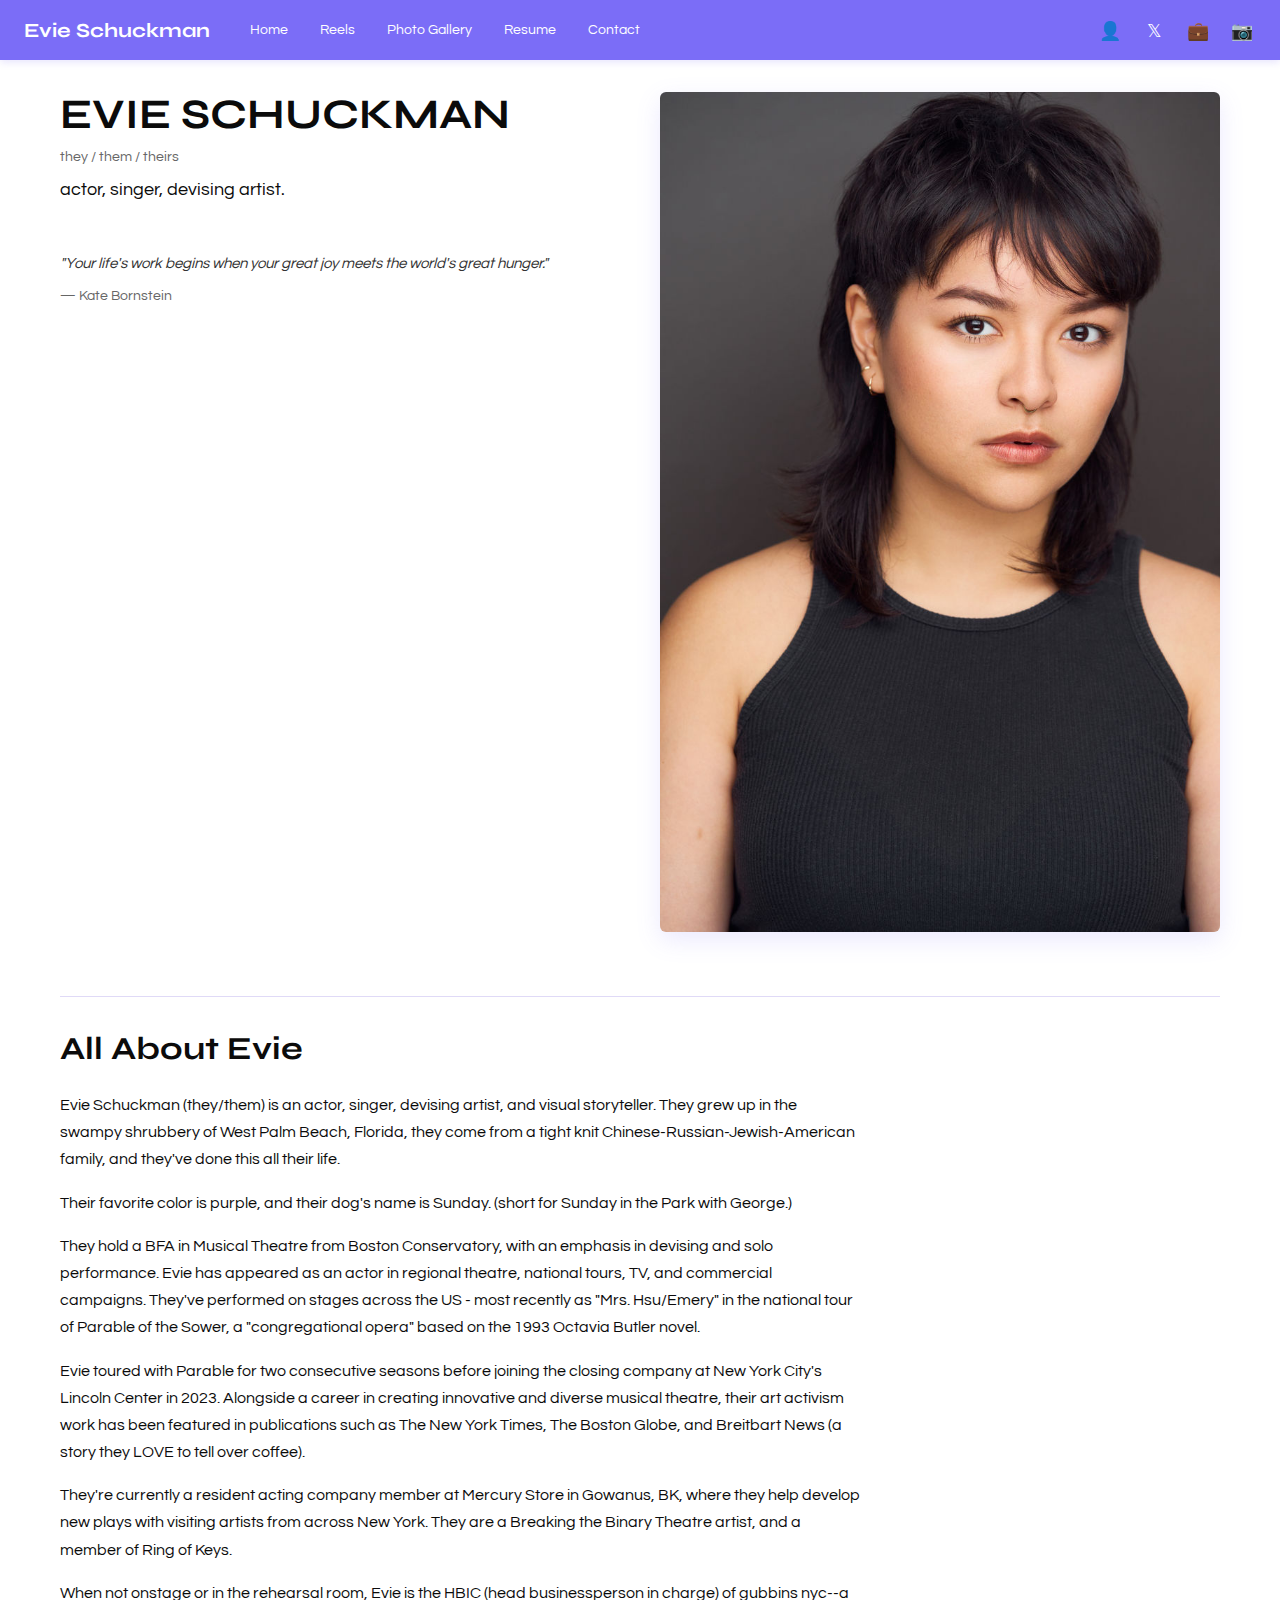
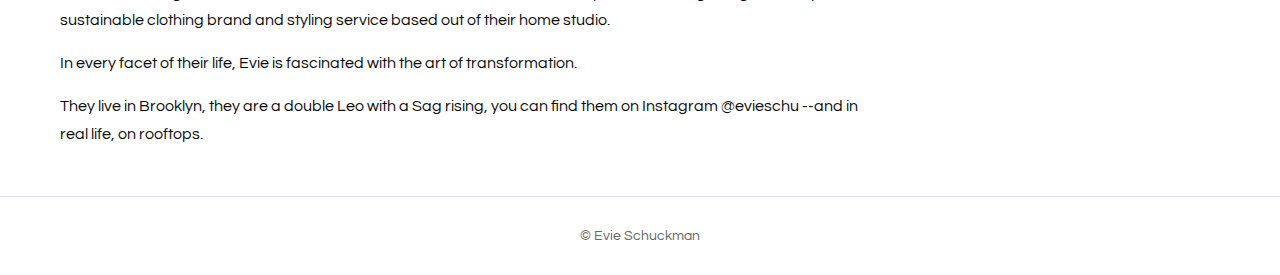
<file: evieschu-static/index.html>
<!doctype html>
<html lang="en">
<head>
  <meta charset="utf-8" />
  <meta name="viewport" content="width=device-width,initial-scale=1" />
  <title>Home | Evie Schuckman</title>
  <link rel="stylesheet" href="styles.css">
  <meta name="description" content="Evie Schuckman — portfolio"/>
</head>
<body>
  <header>
    <div class="brand">Evie Schuckman</div>
    <nav class="nav">
      <a href="index.html">Home</a>
      <a href="reels.html">Reels</a>
      <a href="photos.html">Photo Gallery</a>
      <a href="resume.html">Resume</a>
      <a href="contact.html">Contact</a>
    </nav>
    <div class="social-icons">
      <a href="https://facebook.com" title="Facebook">👤</a>
      <a href="https://twitter.com" title="Twitter">𝕏</a>
      <a href="https://linkedin.com" title="LinkedIn">💼</a>
      <a href="https://instagram.com" title="Instagram">📷</a>
    </div>
  </header>

  <main class="container">
    <section class="hero">
      <div class="hero-left">
        <div class="hero-name">EVIE SCHUCKMAN</div>
        <div class="hero-meta">they / them / theirs</div>
        <div class="hero-title">actor, singer, devising artist.</div>
        
        <div class="hero-quote">
          <p>"Your life's work begins when your great joy meets the world's great hunger."</p>
          <div class="hero-attribution">— Kate Bornstein</div>
        </div>
      </div>
      
      <div class="hero-right">
        <img src="assets/headshot-1.jpg" alt="Evie Schuckman" class="hero-image">
      </div>
    </section>

    <section class="about">
      <h2>All About Evie</h2>
      
      <p>Evie Schuckman (they/them) is an actor, singer, devising artist, and visual storyteller. They grew up in the swampy shrubbery of West Palm Beach, Florida, they come from a tight knit Chinese-Russian-Jewish-American family, and they've done this all their life.</p>
      
      <p>Their favorite color is purple, and their dog's name is Sunday. (short for Sunday in the Park with George.)</p>
      
      <p>They hold a BFA in Musical Theatre from Boston Conservatory, with an emphasis in devising and solo performance. Evie has appeared as an actor in regional theatre, national tours, TV, and commercial campaigns. They've performed on stages across the US - most recently as "Mrs. Hsu/Emery" in the national tour of Parable of the Sower, a "congregational opera" based on the 1993 Octavia Butler novel.</p>
      
      <p>Evie toured with Parable for two consecutive seasons before joining the closing company at New York City's Lincoln Center in 2023. Alongside a career in creating innovative and diverse musical theatre, their art activism work has been featured in publications such as The New York Times, The Boston Globe, and Breitbart News (a story they LOVE to tell over coffee).</p>
      
      <p>They're currently a resident acting company member at Mercury Store in Gowanus, BK, where they help develop new plays with visiting artists from across New York. They are a Breaking the Binary Theatre artist, and a member of Ring of Keys.</p>
      
      <p>When not onstage or in the rehearsal room, Evie is the HBIC (head businessperson in charge) of gubbins nyc--a sustainable clothing brand and styling service based out of their home studio.</p>
      
      <p>In every facet of their life, Evie is fascinated with the art of transformation.</p>
      
      <p>They live in Brooklyn, they are a double Leo with a Sag rising, you can find them on Instagram @evieschu --and in real life, on rooftops.</p>
    </section>
  </main>

  <footer>
    © Evie Schuckman
  </footer>
</body>
</html>
</file>
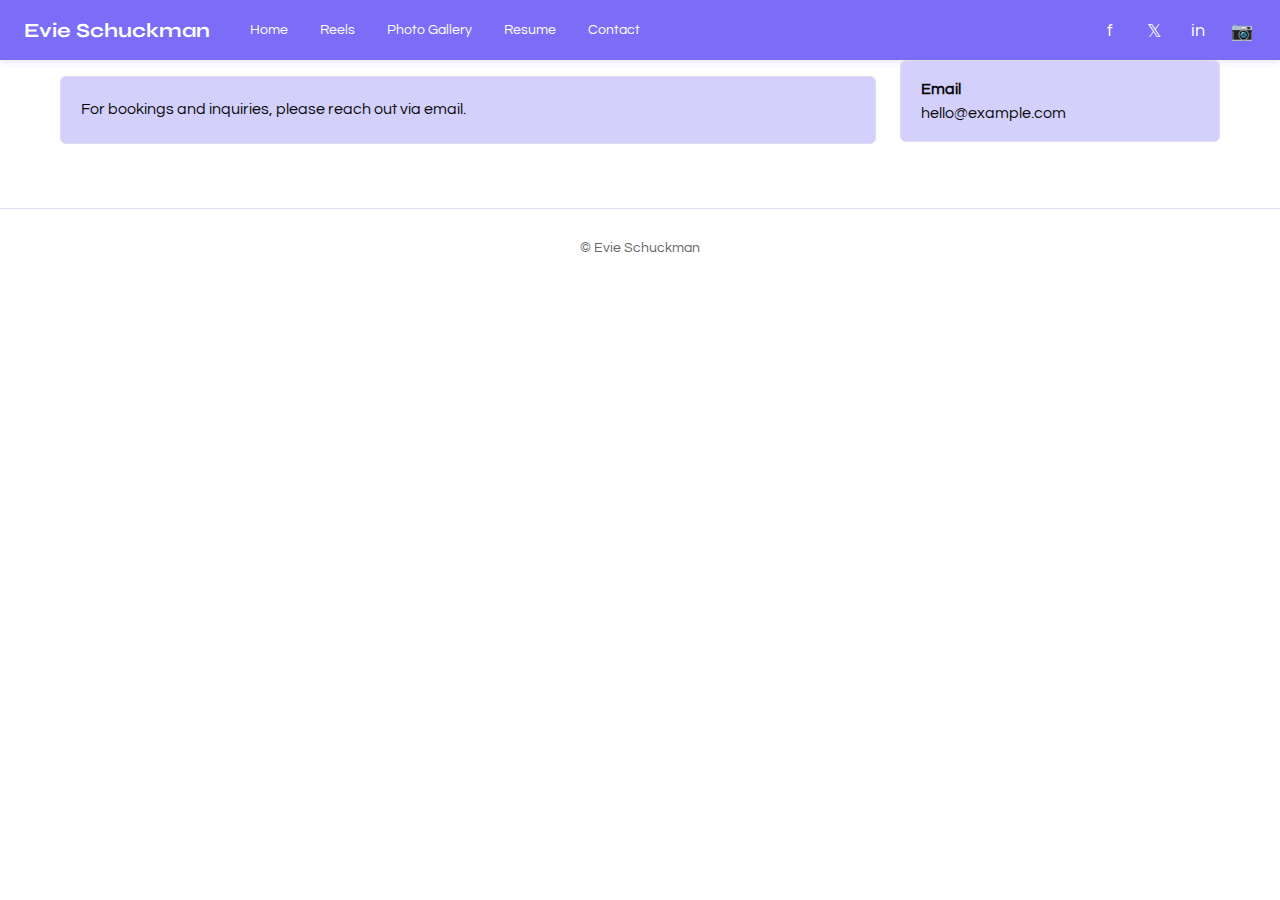
<file: evieschu-static/contact.html>
<!doctype html>
<html lang="en">
<head>
  <meta charset="utf-8" />
  <meta name="viewport" content="width=device-width,initial-scale=1" />
  <title>Contact | Evie Schuckman</title>
  <link rel="stylesheet" href="styles.css">
</head>
<body>
  <header>
    <div class="brand">Evie Schuckman</div>
    <nav class="nav">
      <a href="index.html">Home</a>
      <a href="reels.html">Reels</a>
      <a href="photos.html">Photo Gallery</a>
      <a href="resume.html">Resume</a>
      <a href="contact.html">Contact</a>
    </nav>
    <div class="social-icons">
      <a href="https://facebook.com" title="Facebook">f</a>
      <a href="https://twitter.com" title="Twitter">𝕏</a>
      <a href="https://linkedin.com" title="LinkedIn">in</a>
      <a href="https://instagram.com" title="Instagram">📷</a>
    </div>
  </header>

  <div class="page-header">
    <div class="container">
      <h1>Contact</h1>
    </div>
  </div>

  <main class="container">
    <div class="grid-row">
      <div>
        <p class="card">For bookings and inquiries, please reach out via email.</p>
      </div>
      <aside>
        <div class="card">
          <strong>Email</strong>
          <div style="margin-top:8px">hello@example.com</div>
        </div>
      </aside>
    </div>
  </main>

  <footer>© Evie Schuckman</footer>
</body>
</html>
</file>
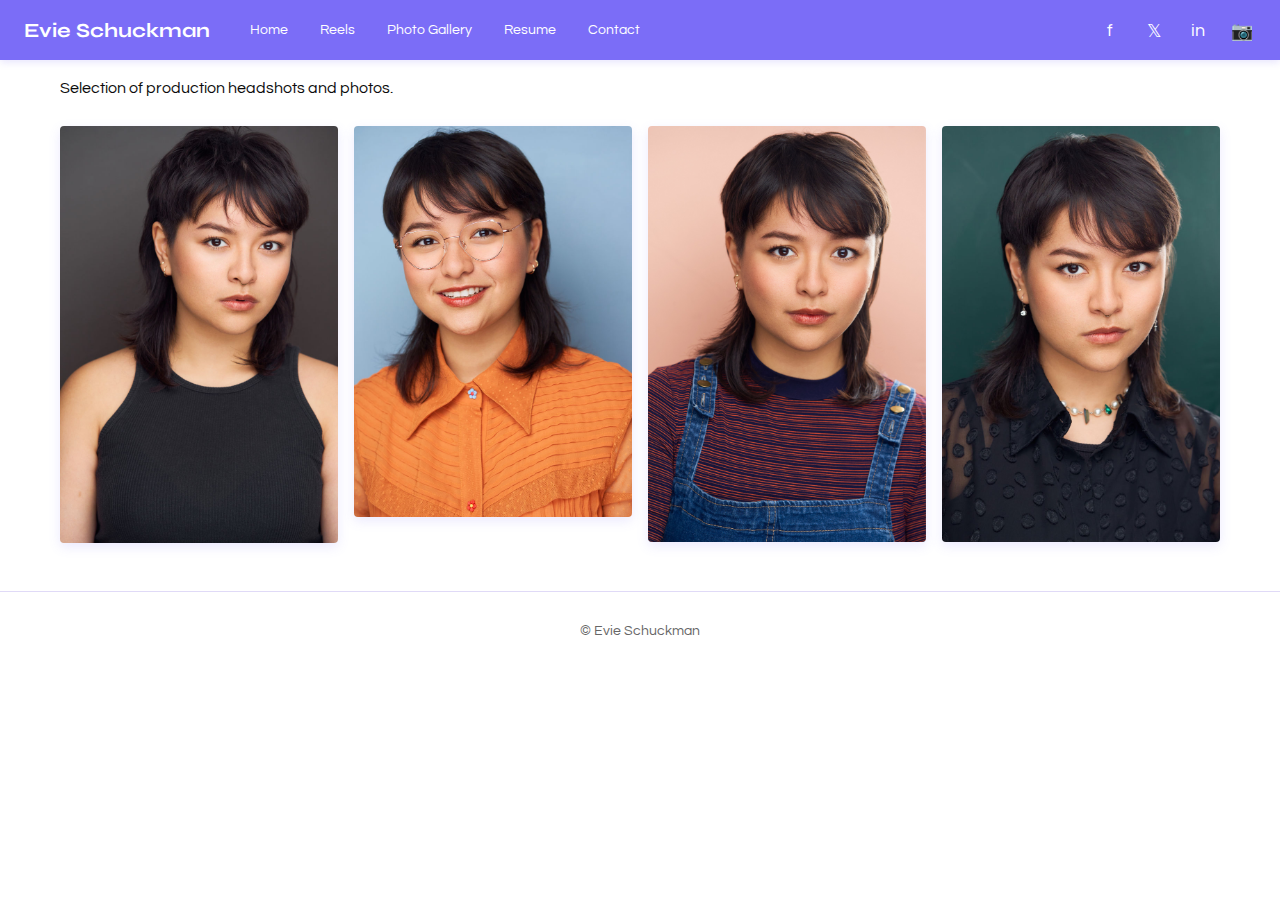
<file: evieschu-static/photos.html>
<!doctype html>
<html lang="en">
<head>
  <meta charset="utf-8" />
  <meta name="viewport" content="width=device-width,initial-scale=1" />
  <title>Photo Gallery | Evie Schuckman</title>
  <link rel="stylesheet" href="styles.css">
</head>
<body>
  <header>
    <div class="brand">Evie Schuckman</div>
    <nav class="nav">
      <a href="index.html">Home</a>
      <a href="reels.html">Reels</a>
      <a href="photos.html">Photo Gallery</a>
      <a href="resume.html">Resume</a>
      <a href="contact.html">Contact</a>
    </nav>
    <div class="social-icons">
      <a href="https://facebook.com" title="Facebook">f</a>
      <a href="https://twitter.com" title="Twitter">𝕏</a>
      <a href="https://linkedin.com" title="LinkedIn">in</a>
      <a href="https://instagram.com" title="Instagram">📷</a>
    </div>
  </header>

  <div class="page-header">
    <div class="container">
      <h1>Production Photos</h1>
    </div>
  </div>

  <main class="container">

    <p>Selection of production headshots and photos.</p>

    <section class="gallery" aria-label="Photo gallery">
      <img src="assets/headshot-1.jpg" alt="Evie S headshot 1">
      <img src="assets/headshot-5.jpg" alt="Evie S headshot 5">
      <img src="assets/headshot-4.png" alt="Evie S headshot 4">
      <img src="assets/headshot-3.jpg" alt="Evie S headshot 3">
    </section>

  </main>

  <footer>
    © Evie Schuckman
  </footer>
</body>
</html>
</file>
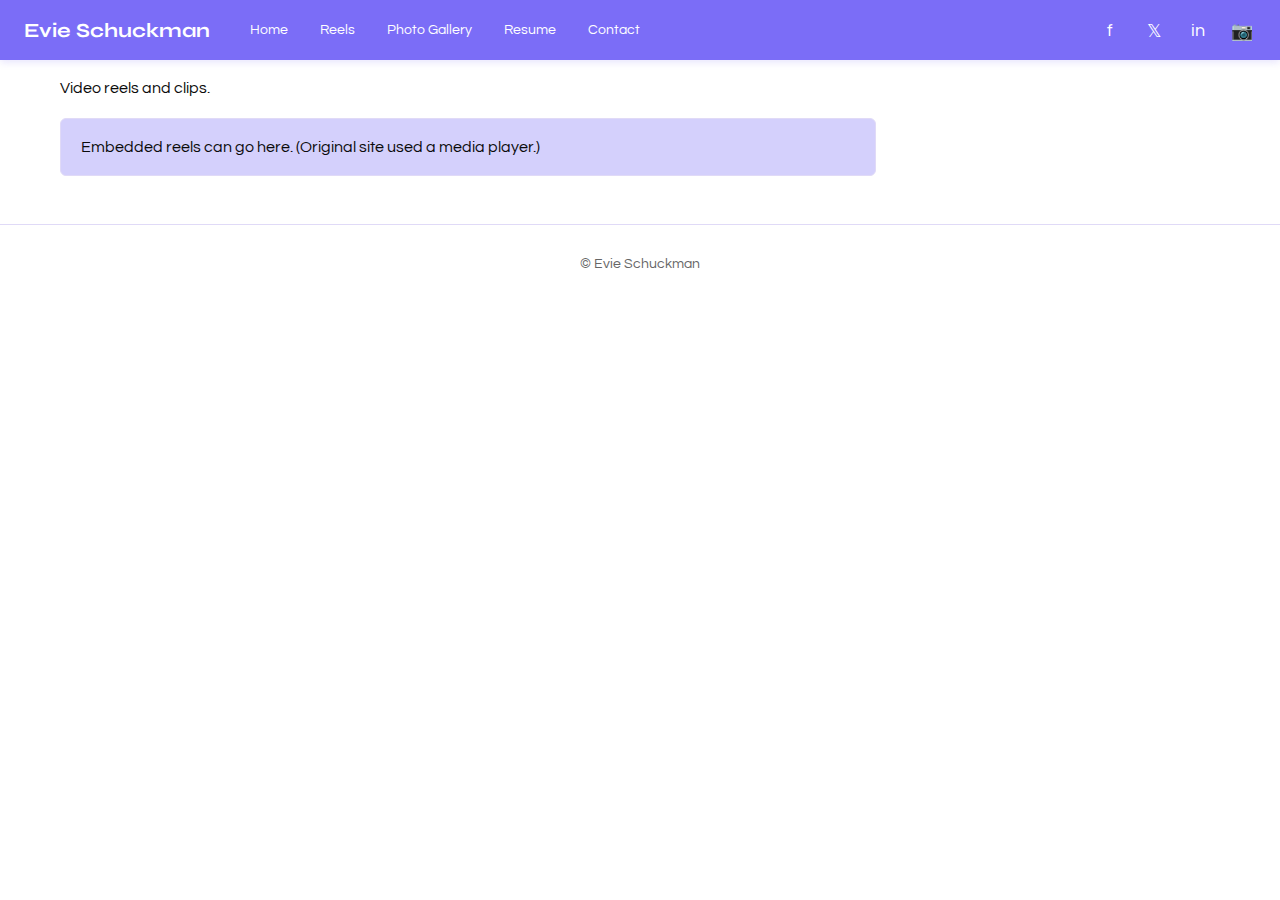
<file: evieschu-static/reels.html>
<!doctype html>
<html lang="en">
<head>
  <meta charset="utf-8" />
  <meta name="viewport" content="width=device-width,initial-scale=1" />
  <title>Reels | Evie Schuckman</title>
  <link rel="stylesheet" href="styles.css">
</head>
<body>
  <header>
    <div class="brand">Evie Schuckman</div>
    <nav class="nav">
      <a href="index.html">Home</a>
      <a href="reels.html">Reels</a>
      <a href="photos.html">Photo Gallery</a>
      <a href="resume.html">Resume</a>
      <a href="contact.html">Contact</a>
    </nav>
    <div class="social-icons">
      <a href="https://facebook.com" title="Facebook">f</a>
      <a href="https://twitter.com" title="Twitter">𝕏</a>
      <a href="https://linkedin.com" title="LinkedIn">in</a>
      <a href="https://instagram.com" title="Instagram">📷</a>
    </div>
  </header>

  <div class="page-header">
    <div class="container">
      <h1>Reels</h1>
    </div>
  </div>

  <main class="container">
    <p>Video reels and clips.</p>
    <section class="grid-row">
      <div class="card">Embedded reels can go here. (Original site used a media player.)</div>
    </section>
  </main>

  <footer>© Evie Schuckman</footer>
</body>
</html>
</file>
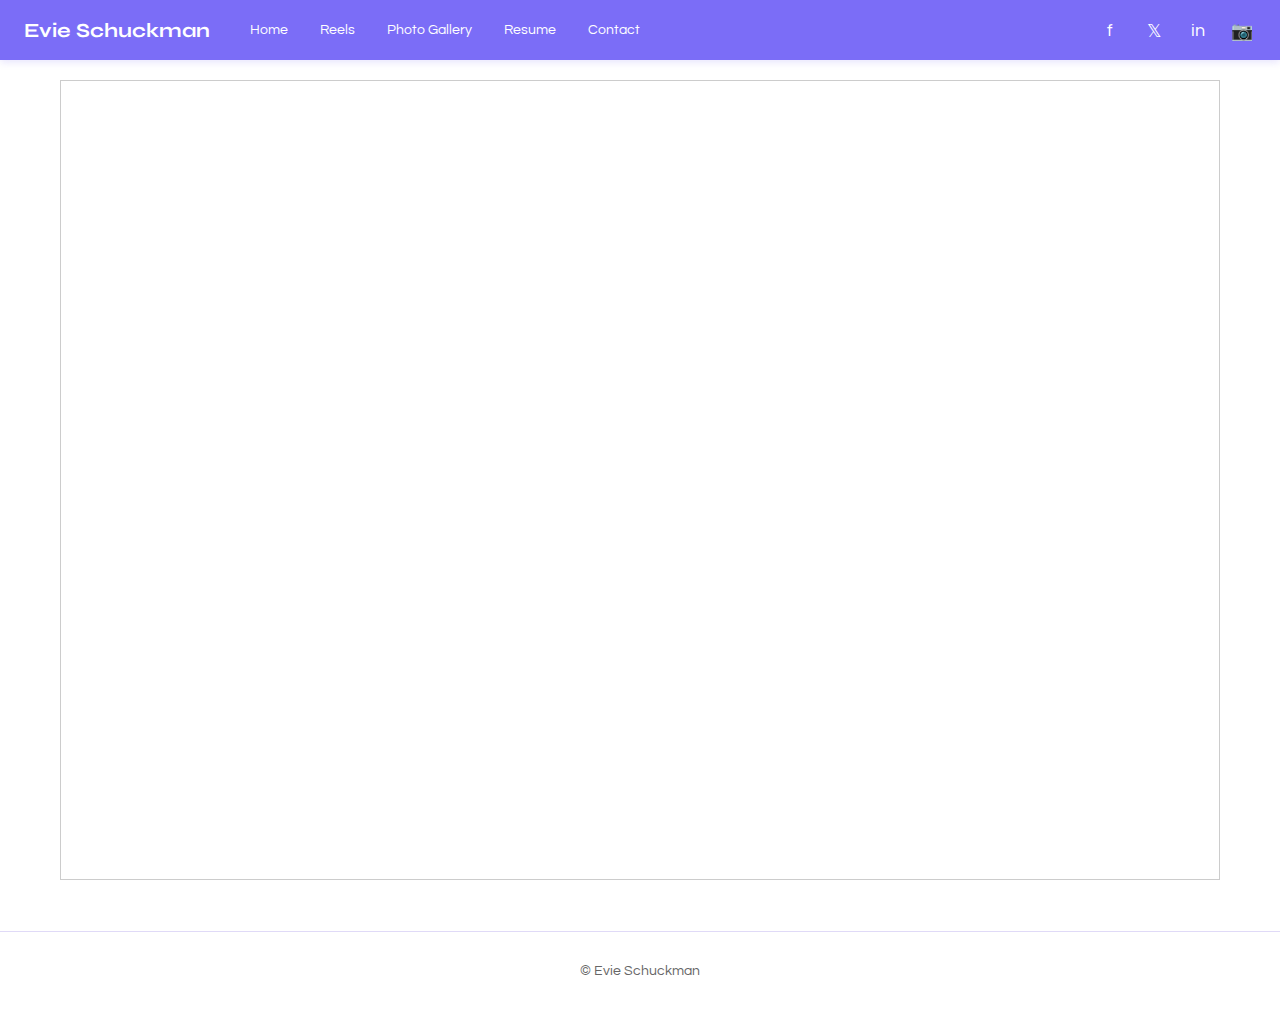
<file: evieschu-static/resume.html>
<!doctype html>
<html lang="en">
<head>
  <meta charset="utf-8" />
  <meta name="viewport" content="width=device-width,initial-scale=1" />
  <title>Resume | Evie Schuckman</title>
  <link rel="stylesheet" href="styles.css">
</head>
<body>
  <header>
    <div class="brand">Evie Schuckman</div>
    <nav class="nav">
      <a href="index.html">Home</a>
      <a href="reels.html">Reels</a>
      <a href="photos.html">Photo Gallery</a>
      <a href="resume.html">Resume</a>
      <a href="contact.html">Contact</a>
    </nav>
    <div class="social-icons">
      <a href="https://facebook.com" title="Facebook">f</a>
      <a href="https://twitter.com" title="Twitter">𝕏</a>
      <a href="https://linkedin.com" title="LinkedIn">in</a>
      <a href="https://instagram.com" title="Instagram">📷</a>
    </div>
  </header>

  <div class="page-header">
    <div class="container">
      <h1>Resume</h1>
    </div>
  </div>

  <main class="container">
    <section style="margin-top:20px">
      <iframe src="assets/resume.pdf" style="width:100%;height:800px;border:1px solid #ccc" title="Resume PDF"></iframe>
    </section>
  </main>

  <footer>© Evie Schuckman</footer>
</body>
</html>
</file>
<file: evieschu-static/styles.css>
@import url('https://fonts.googleapis.com/css2?family=Questrial&family=Poppins:wght@300;400;700&family=Syne:wght@400;700&display=swap');

:root{
  --purple: #7b6df7;
  --purple-light: #afaefb;
  --bg: #ffffff;
  --bg-section: #d4d0fc;
  --muted: #e8e6e6;
  --gray: #c7c7c7;
  --text: #0b0b0b;
  --accent: #170df2;
  --title-font: 'Syne', sans-serif;
  --body-font: 'Questrial', 'Poppins', sans-serif;
}

*{box-sizing:border-box}
html,body{height:100%;margin:0;background:var(--bg);color:var(--text);font-family:var(--body-font)}

header{
  background:var(--purple);
  padding:16px 24px;
  display:flex;
  align-items:center;
  gap:40px;
  box-shadow:0 2px 8px rgba(123,109,247,0.2);
}

.brand{
  font-family:var(--title-font);
  font-weight:700;
  font-size:20px;
  color:#fff;
  white-space:nowrap;
  flex-shrink:0;
}

.nav{
  display:flex;
  gap:32px;
  align-items:center;
  flex:1;
}

.nav a{
  color:#fff;
  text-decoration:none;
  font-weight:500;
  font-size:14px;
}

.nav a:hover{
  opacity:0.8;
}

.social-icons{
  display:flex;
  gap:16px;
  margin-left:auto;
  flex-shrink:0;
}

.social-icons a{
  color:#fff;
  font-size:18px;
  text-decoration:none;
  display:flex;
  align-items:center;
  justify-content:center;
  width:28px;
  height:28px;
  transition:opacity 0.2s;
}

.social-icons a:hover{
  opacity:0.8;
}

.page-header{
  background:linear-gradient(135deg, #d4d0fc 0%, #d9d5fc 100%);
  padding:40px 20px;
  margin-bottom:32px;
  display:none;
}

.page-header h1{
  font-family:var(--title-font);
  font-size:48px;
  margin:0;
  color:var(--text);
  position:relative;
  padding-left:20px;
}

.page-header h1:before{
  content:'';
  position:absolute;
  left:0;
  top:50%;
  transform:translateY(-50%);
  width:8px;
  height:40px;
  background:var(--purple);
}

.container{max-width:1200px;margin:0 auto;padding:0 20px}

/* Responsive gallery */
.gallery{
  display:grid;
  grid-template-columns:repeat(auto-fill,minmax(240px,1fr));
  gap:16px;
  margin:24px 0;
}

.gallery img{
  width:100%;
  height:auto;
  object-fit:cover;
  display:block;
  border-radius:4px;
  box-shadow:0 4px 12px rgba(123,109,247,0.15);
  transition:transform 0.2s ease;
}

.gallery img:hover{
  transform:scale(1.02);
}

.grid-row{display:grid;grid-template-columns:1fr 320px;gap:24px}

@media(max-width:900px){
  .grid-row{grid-template-columns:1fr}
  .nav{gap:12px;font-size:12px}
}

.card{
  background:var(--bg-section);
  padding:20px;
  border-radius:6px;
  border:1px solid #e0daf7;
}

footer{
  padding:32px 20px;
  text-align:center;
  color:#666;
  font-size:14px;
  border-top:1px solid #e0daf7;
  margin-top:48px;
}

.btn{
  display:inline-block;
  padding:10px 16px;
  background:var(--purple);
  color:#fff;
  border-radius:4px;
  text-decoration:none;
  transition:background 0.2s ease;
}

.btn:hover{
  background:#6b5de7;
}

h1.page-title{
  font-family:var(--title-font);
  font-size:48px;
  margin:8px 0;
}

h2{
  font-family:var(--title-font);
  color:var(--text);
}

p{
  line-height:1.6;
}
/* Hero Section */
.hero{
  display:grid;
  grid-template-columns:1fr 1fr;
  gap:40px;
  align-items:flex-start;
  margin-bottom:64px;
  margin-top:32px;
}

.hero-left{
  display:flex;
  flex-direction:column;
  gap:12px;
}

.hero-name{
  font-family:var(--title-font);
  font-size:42px;
  font-weight:700;
  line-height:1.1;
  margin:0;
  color:var(--text);
}

.hero-meta{
  font-size:14px;
  color:#666;
  font-weight:500;
  margin-bottom:4px;
}

.hero-title{
  font-size:18px;
  color:var(--text);
  font-weight:500;
  margin-bottom:16px;
}

.hero-quote{
  margin-top:24px;
}

.hero-quote p{
  font-style:italic;
  color:#333;
  line-height:1.7;
  margin:0 0 12px 0;
  font-size:15px;
}

.hero-attribution{
  font-size:14px;
  color:#666;
  font-weight:500;
}

.hero-right{
  display:flex;
  align-items:flex-start;
}

.hero-image{
  width:100%;
  height:auto;
  border-radius:6px;
  box-shadow:0 8px 24px rgba(123,109,247,0.15);
}

.about{
  margin-top:64px;
  padding-top:32px;
  border-top:1px solid #e0daf7;
}

.about h2{
  font-size:32px;
  margin-top:0;
  margin-bottom:24px;
}

.about p{
  max-width:800px;
  line-height:1.7;
}

/* Responsive: Stack hero section on smaller screens */
@media(max-width:900px){
  .hero{
    grid-template-columns:1fr;
    gap:24px;
  }
  
  .hero-name{
    font-size:36px;
  }
  
  .hero-image{
    max-width:100%;
  }
}
</file>
